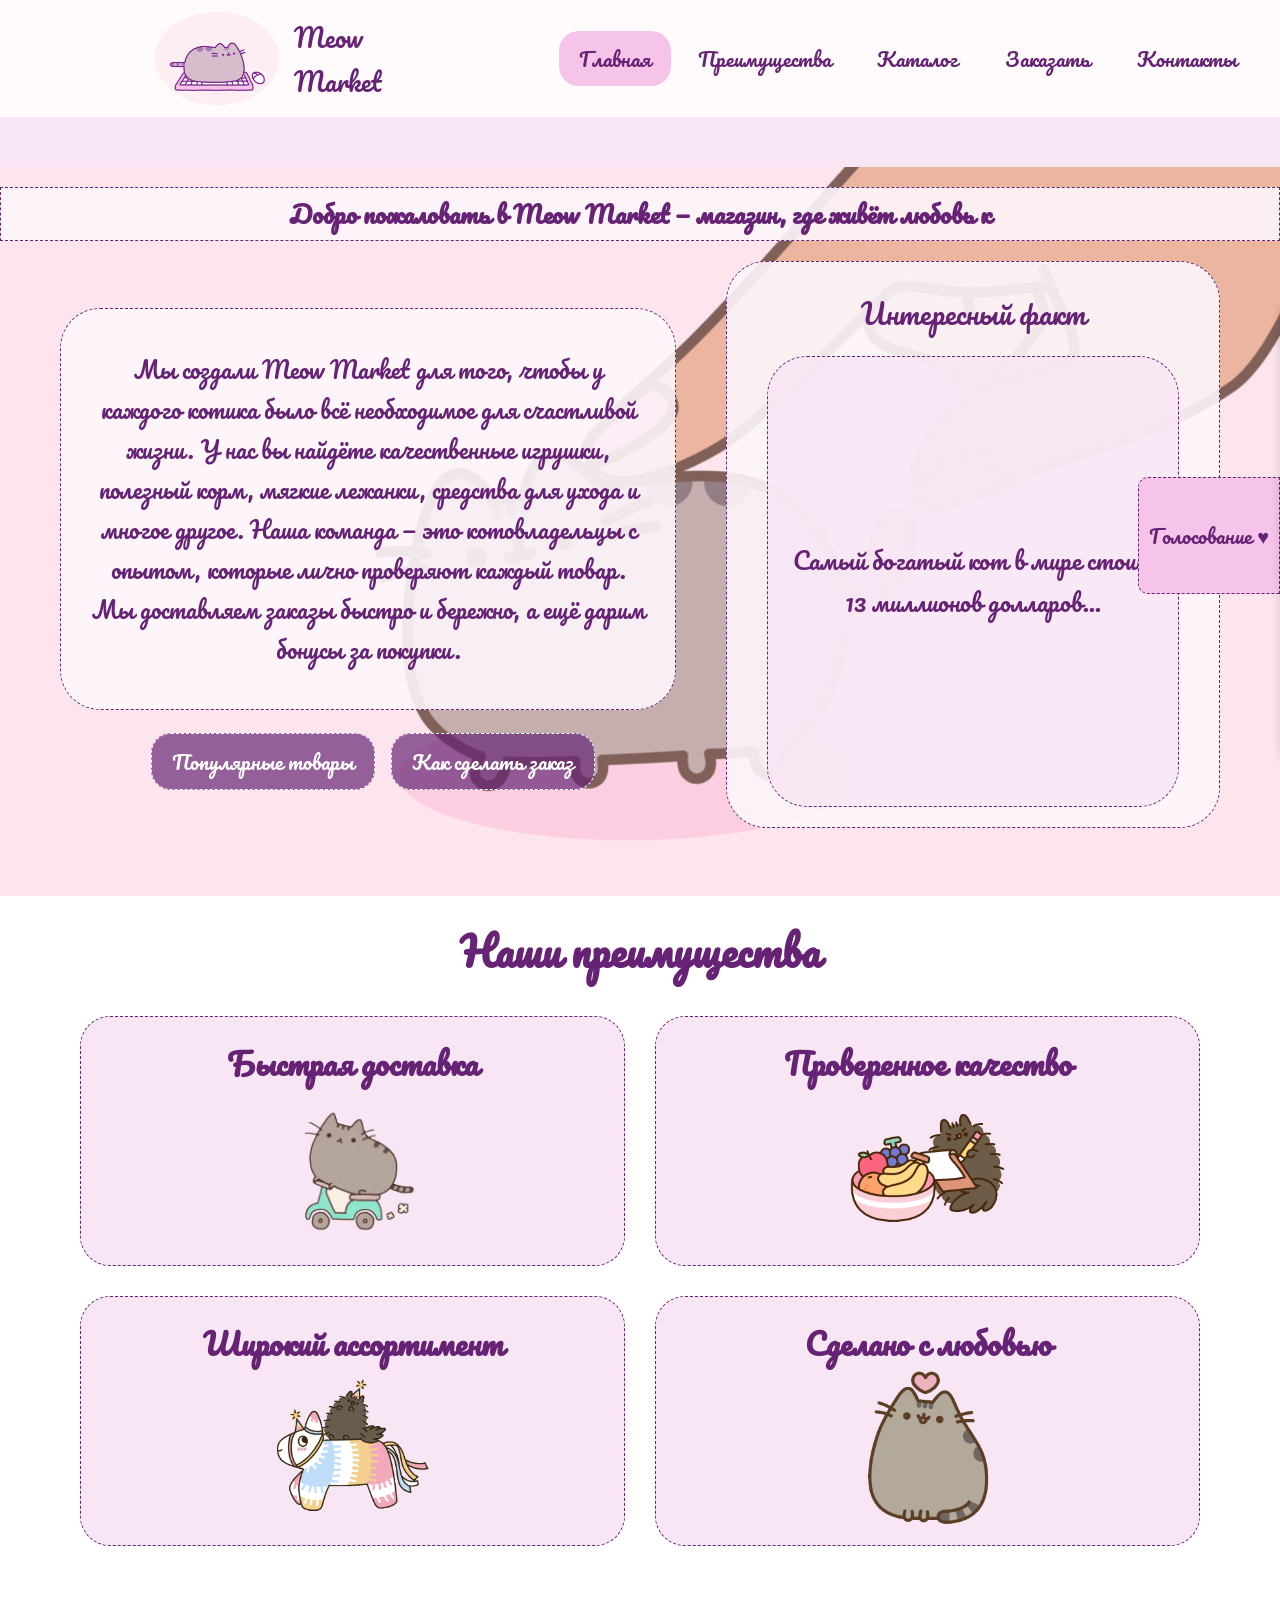
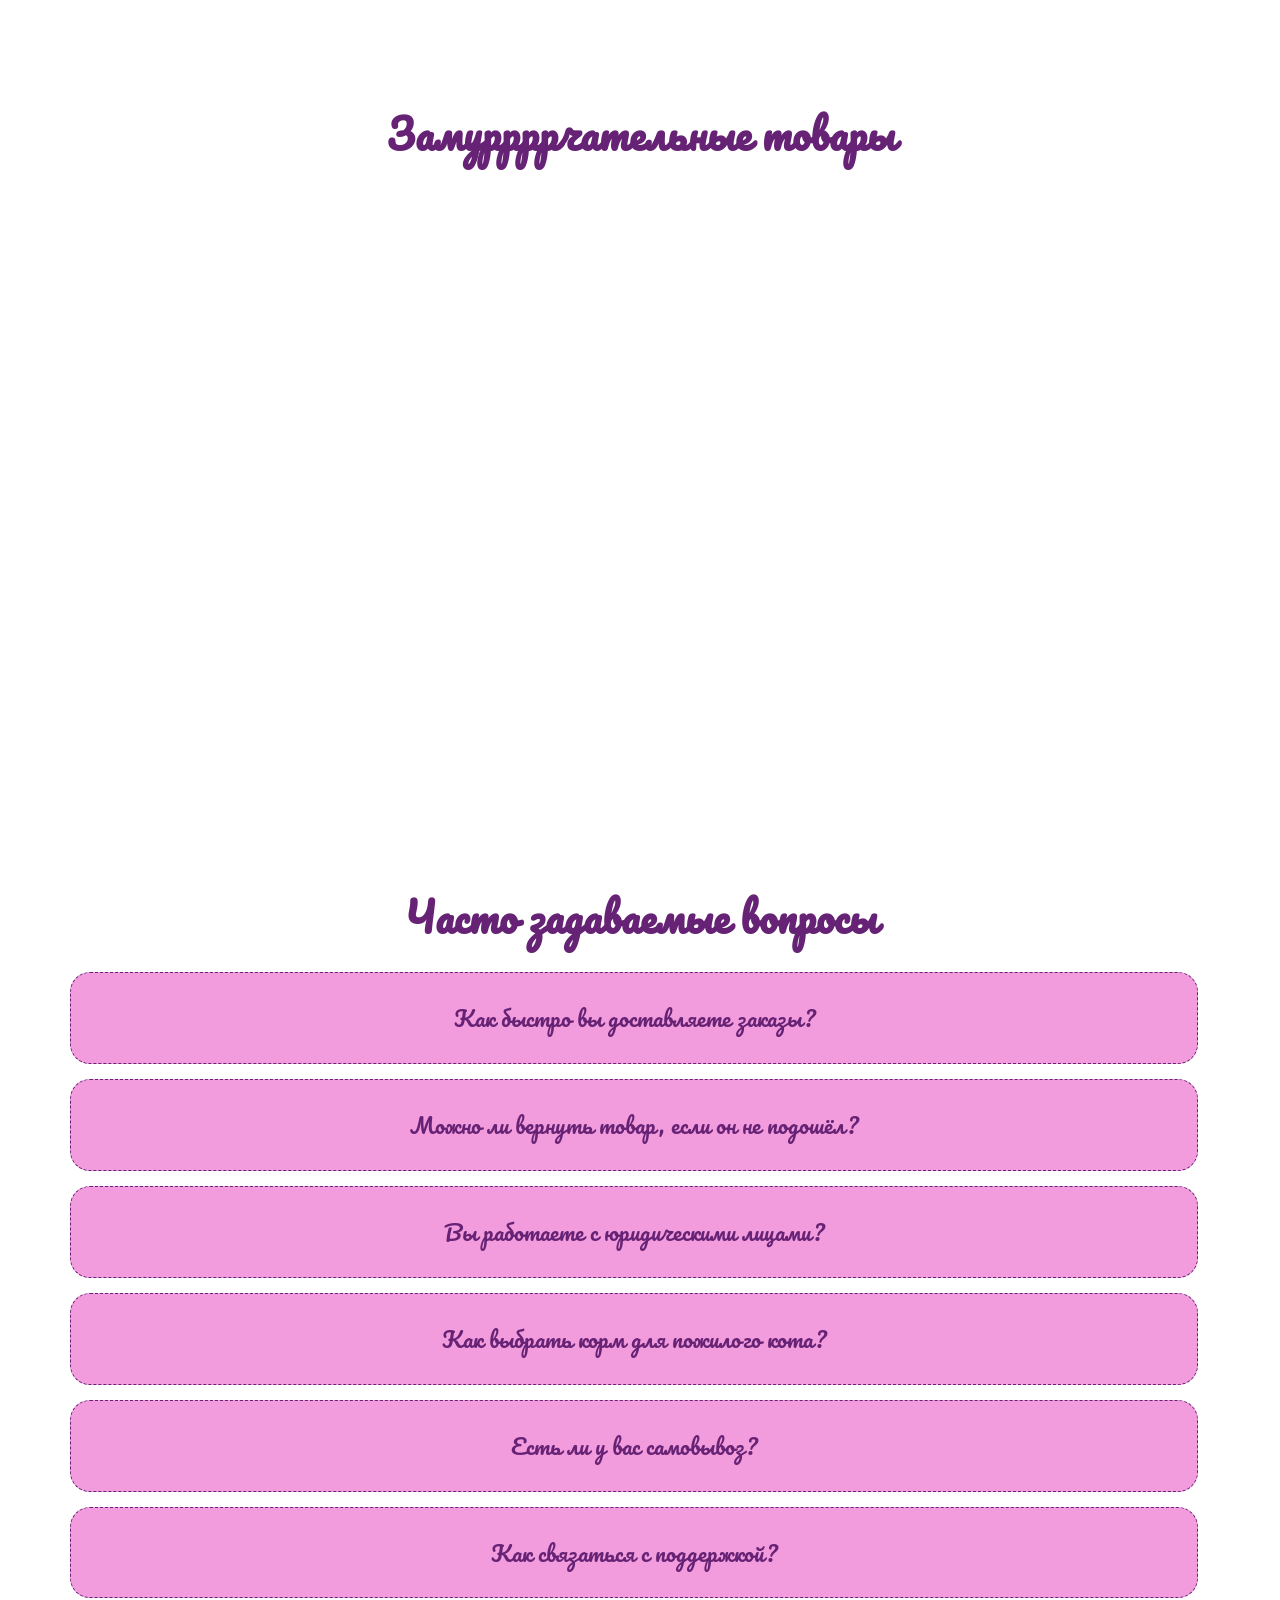
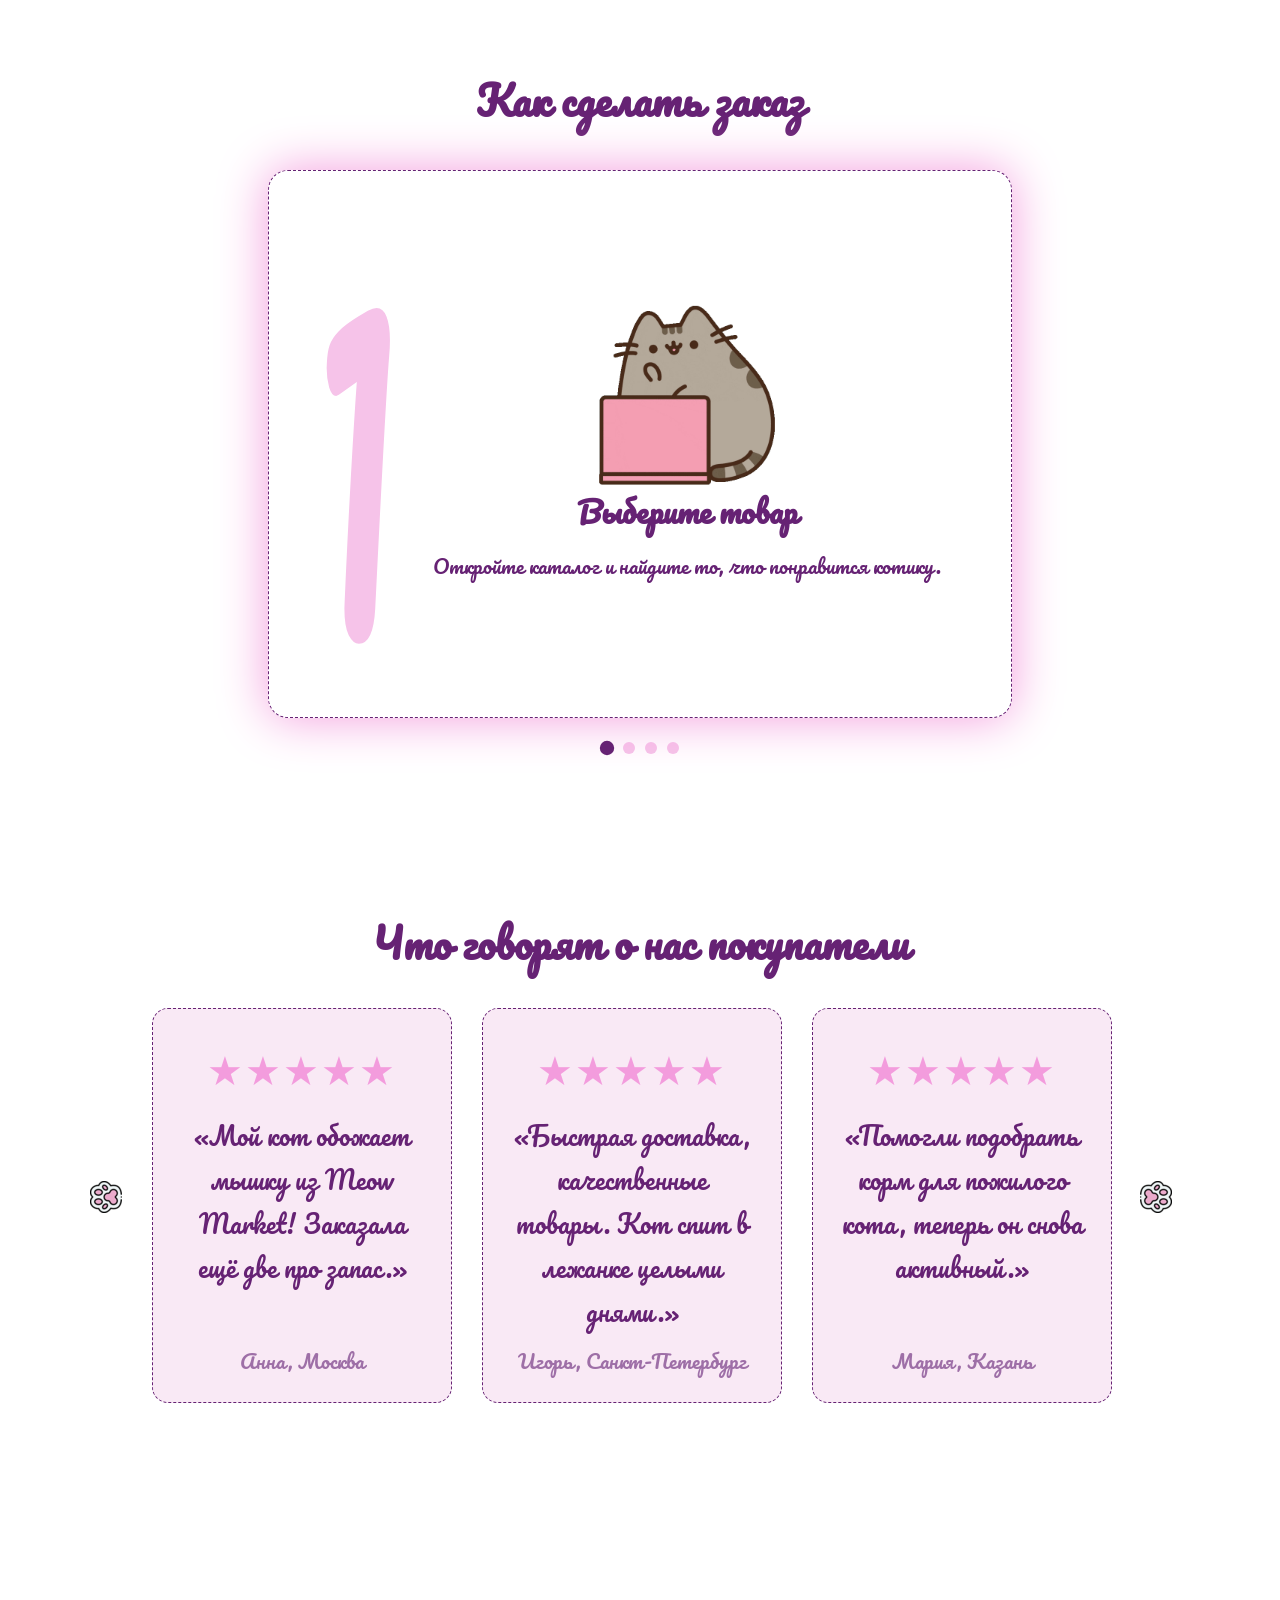
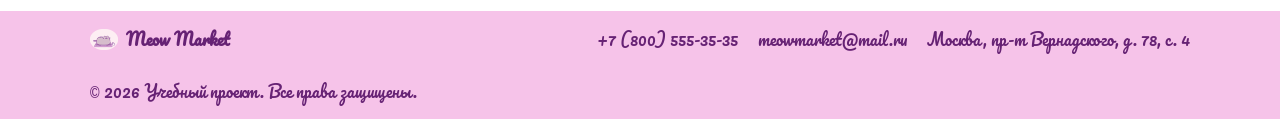
<file: index.html>
<!DOCTYPE html>
<html lang="ru">

<head>
	<meta charset="UTF-8">
	<meta name="viewport" content="width=device-width, initial-scale=1.0">
	<meta name="description"
		content="Добро пожаловать в Meow Market! Уютный магазин товаров для котиков. Игрушки, корм, лежанки и аксессуары. Всё для счастья вашего пушистика!">
	<meta property="og:type" content="website">
	<meta property="og:title" content="Meow Market - Товары для котиков">
	<meta property="og:description" content="Уютный магазин игрушек, корма и лежанок для ваших пушистиков.">
	<meta property="og:image" content="https://NazarovaVA.github.io/Meow-Market-kr1-html-css-shop/images/icon.svg">
	<link rel="preconnect" href="https://fonts.googleapis.com">
	<link rel="preconnect" href="https://fonts.gstatic.com" crossorigin>
	<link href="https://fonts.googleapis.com/css2?family=Pacifico&display=swap" rel="stylesheet">
	<link rel="icon" href="images/icon.svg" type="image/svg+xml">
	<title>Meow Market - Главная</title>
	<link rel="stylesheet" href="css/style.css">
	<script type="module" src="js/main.js"></script>
</head>

<body>
	<header class="site-header">
		<div class="site-header__logo">
			<a class="site-header__logo-img" href="index.html">
				<img src="images/logo.gif" alt="Логотип магазина" />
			</a>
			<a class="site-header__logo-text" href="index.html">Meow Market</a>
		</div>
		<div class="site-header__nav-wrapper">
			<nav class="site-nav">
				<ul class="site-nav__list">
					<li class="site-nav__item site-nav__item--active">
						<a class="site-nav__link" href="index.html">Главная</a>
					</li>
					<li class="site-nav__item">
						<a class="site-nav__link" href="index.html#advantages">Преимущества</a>
					</li>
					<li class="site-nav__item">
						<a class="site-nav__link" href="catalog.html">Каталог</a>
					</li>
					<li class="site-nav__item">
						<a class="site-nav__link" href="order.html">Заказать</a>
					</li>
					<li class="site-nav__item">
						<a class="site-nav__link" href="contacts.html">Контакты</a>
					</li>
				</ul>
			</nav>
		</div>
	</header>
	<main>
		<div class="marquee">
			<div class="marquee__track">
				<span class="marquee__item">🐾 Скидка 15% на лежанки</span>
				<span class="marquee__item">🚚 Бесплатная доставка от 2000 ₽</span>
				<span class="marquee__item">🎁 Игрушка в подарок</span>
				<span class="marquee__item">🔥 Распродажа домиков</span>
				<span class="marquee__item">💳 Оплата при получении</span>
				<span class="marquee__item">📦 Отправка в день заказа</span>
				<span class="marquee__item">🐟 Корм с лососем в наличии</span>
				<span class="marquee__item" aria-hidden="true">🐾 Скидка 15% на лежанки</span>
				<span class="marquee__item" aria-hidden="true">🚚 Бесплатная доставка от 2000 ₽</span>
				<span class="marquee__item" aria-hidden="true">🎁 Игрушка в подарок</span>
				<span class="marquee__item" aria-hidden="true">🔥 Распродажа домиков</span>
				<span class="marquee__item" aria-hidden="true">💳 Оплата при получении</span>
				<span class="marquee__item" aria-hidden="true">📦 Отправка в день заказа</span>
				<span class="marquee__item" aria-hidden="true">🐟 Корм с лососем в наличии</span>
			</div>
		</div>
		<section class="hero">
			<div class="hero__inner">
				<h1 class="hero__title"></h1>
				<div class="hero__content">
					<div class="hero__left">
						<div class="hero__text">
							Мы создали Meow Market для того, чтобы у каждого котика было всё необходимое для счастливой
							жизни. У нас вы найдёте
							качественные игрушки, полезный корм, мягкие лежанки, средства для ухода и многое другое.
							Наша команда — это
							котовладельцы с опытом, которые лично проверяют каждый товар. Мы доставляем заказы быстро и
							бережно, а ещё дарим бонусы
							за покупки.
						</div>
						<div class="hero__actions">
							<a class="button" href="#popular">Популярные товары</a>
							<a class="button" href="#how-to-order">Как сделать заказ</a>
						</div>
					</div>
					<div class="fact-card">
						<div class="fact-card__title">Интересный факт</div>
						<div class="fact-card__text"></div>
					</div>
				</div>
			</div>
		</section>
		<section class="advantages" id="advantages">
			<h2 class="section-title">Наши преимущества</h2>
			<div class="advantages__grid">
				<article class="advantage-card advantage-card--from-left">
					<div class="advantage-card__inner">
						<div class="advantage-card__front">
							<h3 class="advantage-card__title">Быстрая доставка</h3>
							<div class="advantage-card__icon advantage-card__icon--delivery"></div>
						</div>
						<div class="advantage-card__back">
							<p class="advantage-card__text">
								Мы знаем, что ждать игрушку или корм для кота — настоящее испытание. Поэтому доставляем
								заказы по городу за 1 день, а по
								области — за 2–3. При заказе от 2000 ₽ доставка бесплатная. Бережно упаковываем каждый
								товар, чтобы он приехал в
								целости.
							</p>
						</div>
					</div>
				</article>
				<article class="advantage-card advantage-card--from-right">
					<div class="advantage-card__inner">
						<div class="advantage-card__front">
							<h3 class="advantage-card__title">Проверенное качество</h3>
							<div class="advantage-card__icon advantage-card__icon--tested"></div>
						</div>
						<div class="advantage-card__back">
							<p class="advantage-card__text">
								Мы не продаём то, что не купили бы своим котам. Каждый товар проходит проверку на
								безопасность и качество. Работаем
								только с проверенными брендами и сертифицированными производителями. Если что-то не
								подойдёт — вернём деньги в течение
								14 дней.
							</p>
						</div>
					</div>
				</article>
				<article class="advantage-card advantage-card--from-left">
					<div class="advantage-card__inner">
						<div class="advantage-card__front">
							<h3 class="advantage-card__title">Широкий ассортимент</h3>
							<div class="advantage-card__icon advantage-card__icon--products"></div>
						</div>
						<div class="advantage-card__back">
							<p class="advantage-card__text">
								Игрушки, корм, лежанки, домики, средства для ухода и аксессуары — у нас есть всё, что
								нужно вашему питомцу. Товары для
								котят, взрослых и пожилых котов. Больше не нужно ездить по зоомагазинам — всё можно
								заказать в одном месте.
							</p>
						</div>
					</div>
				</article>
				<article class="advantage-card advantage-card--from-right">
					<div class="advantage-card__inner">
						<div class="advantage-card__front">
							<h3 class="advantage-card__title">Сделано с любовью</h3>
							<div class="advantage-card__icon advantage-card__icon--love"></div>
						</div>
						<div class="advantage-card__back">
							<p class="advantage-card__text">
								Meow Market создан людьми, которые сами живут с котами и тестируют товары на своих
								питомцах. Мы понимаем, что
								действительно нужно вашему пушистику. А ещё мы поддерживаем приюты для животных и
								помогаем другим котикам найти дом.
							</p>
						</div>
					</div>
				</article>
			</div>
		</section>
		<section class="popular" id="popular">
			<h2 class="section-title">Замуррррчательные товары</h2>
			<div class="products__grid"></div>
		</section>
		<section id="faq">
			<h2 class="section-title">Часто задаваемые вопросы</h2>
			<div class="faq__list">
				<div class="faq-item">
					<div class="faq-item__question">Как быстро вы доставляете заказы?</div>
					<div class="faq-item__answer">По городу — за 1 день, по области — за 2–3 дня. При заказе от 2000 ₽
						доставка
						бесплатная. Также есть экспресс-доставка в день заказа.</div>
				</div>
				<div class="faq-item">
					<div class="faq-item__question">Можно ли вернуть товар, если он не подошёл?</div>
					<div class="faq-item__answer">Да, в течение 14 дней с момента получения. Достаточно связаться с
						нашей
						поддержкой — вернём деньги без лишних вопросов.</div>
				</div>
				<div class="faq-item">
					<div class="faq-item__question">Вы работаете с юридическими лицами?</div>
					<div class="faq-item__answer">Да, мы оформляем заказы для питомников, ветеринарных клиник и приютов.
						Свяжитесь с нами для индивидуальных условий.</div>
				</div>
				<div class="faq-item">
					<div class="faq-item__question">Как выбрать корм для пожилого кота?</div>
					<div class="faq-item__answer">Наши консультанты помогут подобрать питание с учётом возраста и
						здоровья
						питомца. Просто напишите нам или оставьте заявку.</div>
				</div>
				<div class="faq-item">
					<div class="faq-item__question">Есть ли у вас самовывоз?</div>
					<div class="faq-item__answer">Да, вы можете забрать заказ со склада по адресу, указанному на
						странице
						«Контакты».</div>
				</div>
				<div class="faq-item">
					<div class="faq-item__question">Как связаться с поддержкой?</div>
					<div class="faq-item__answer">По телефону, email или через форму обратной связи. Мы отвечаем в
						течение 15
						минут и работаем 24/7.</div>
				</div>
			</div>
		</section>
		<section class="how-to-order" id="how-to-order">
			<h2 class="section-title">Как сделать заказ</h2>

			<div class="step-card" id="stepCard" role="button" tabindex="0" aria-label="Следующий шаг">
				<div class="step-card__stage">
					<div class="step-card__slide step-card__slide--active">
						<div class="step-card__num">1</div>
						<div class="step-card__content">
							<div class="step-card__image step-card__image--choose"></div>
							<h3 class="step-card__title">Выберите товар</h3>
							<p class="step-card__text">Откройте каталог и найдите то, что понравится котику.</p>
						</div>
					</div>
					<div class="step-card__slide">
						<div class="step-card__num">2</div>
						<div class="step-card__content">
							<div class="step-card__image step-card__image--form"></div>
							<h3 class="step-card__title">Оформите заявку</h3>
							<p class="step-card__text">Заполните форму на странице «Заказать».</p>
						</div>
					</div>
					<div class="step-card__slide">
						<div class="step-card__num">3</div>
						<div class="step-card__content">
							<div class="step-card__image step-card__image--phone"></div>
							<h3 class="step-card__title">Подтвердите заказ</h3>
							<p class="step-card__text">Менеджер свяжется с вами в течение 15 минут.</p>
						</div>
					</div>
					<div class="step-card__slide">
						<div class="step-card__num">4</div>
						<div class="step-card__content">
							<div class="step-card__image step-card__image--end"></div>
							<h3 class="step-card__title">Получите заказ</h3>
							<p class="step-card__text">Доставим курьером или подготовим к самовывозу.</p>
						</div>
					</div>
				</div>
			</div>

			<div class="step-card__dots">
				<button class="step-card__dot step-card__dot--active" data-index="0"></button>
				<button class="step-card__dot" data-index="1"></button>
				<button class="step-card__dot" data-index="2"></button>
				<button class="step-card__dot" data-index="3"></button>
			</div>
		</section>
		<section class="reviews">
			<h2 class="section-title">Что говорят о нас покупатели</h2>

			<div class="reviews__wrapper">
				<button class="reviews__arrow reviews__arrow--prev" id="revPrev" aria-label="Назад"></button>

				<div class="reviews__track" id="revTrack">
					<article class="review-card">
						<div class="review-card__stars">★★★★★</div>
						<p class="review-card__text">«Мой кот обожает мышку из Meow Market! Заказала ещё две про запас.»
						</p>
						<span class="review-card__author">Анна, Москва</span>
					</article>
					<article class="review-card">
						<div class="review-card__stars">★★★★★</div>
						<p class="review-card__text">«Быстрая доставка, качественные товары. Кот спит в лежанке целыми
							днями.»</p>
						<span class="review-card__author">Игорь, Санкт-Петербург</span>
					</article>
					<article class="review-card">
						<div class="review-card__stars">★★★★★</div>
						<p class="review-card__text">«Помогли подобрать корм для пожилого кота, теперь он снова
							активный.»</p>
						<span class="review-card__author">Мария, Казань</span>
					</article>
					<article class="review-card">
						<div class="review-card__stars">★★★★★</div>
						<p class="review-card__text">«Заказываю не первый раз. Всё приходит вовремя и в отличном
							состоянии.»</p>
						<span class="review-card__author">Дмитрий, Новосибирск</span>
					</article>
					<article class="review-card">
						<div class="review-card__stars">★★★★★</div>
						<p class="review-card__text">«Отличный магазин! Цены честные, ассортимент большой. Котик
							доволен.»</p>
						<span class="review-card__author">Ольга, Екатеринбург</span>
					</article>
				</div>
				<button class="reviews__arrow reviews__arrow--next" id="revNext" aria-label="Вперёд"></button>
			</div>
		</section>
	</main>
	<footer class="site-footer">
		<div class="site-footer__inner">
			<a href="index.html" class="site-footer__logo">
				<img src="images/logo.gif" alt="Meow Market" class="site-footer__logo-img">
				Meow Market
			</a>
			<ul class="site-footer__contacts">
				<li>+7 (800) 555-35-35</li>
				<li>meowmarket@mail.ru</li>
				<li>Москва, пр-т Вернадского, д. 78, с. 4</li>
			</ul>
			<p class="site-footer__copy"><span>©</span> 2026 Учебный проект. Все права защищены.</p>
		</div>
	</footer>
	<button class="cat-vote-btn" id="openCatBtn" type="button">Голосование ♥</button>
	<aside class="cat-panel" id="panel">
		<div class="cat-panel__inner">
			<div class="cat-panel__title">Заслуживает подарка?</div>
			<div class="cat-panel__content"></div>
		</div>
		<button class="cat-panel__button" id="closeCatBtn" type="button">Да, он прекрасен!</button>
	</aside>
	<button class="scroll-top" id="scrollTop" type="button" aria-label="Наверх">↑</button>
</body>

</html>
</file>
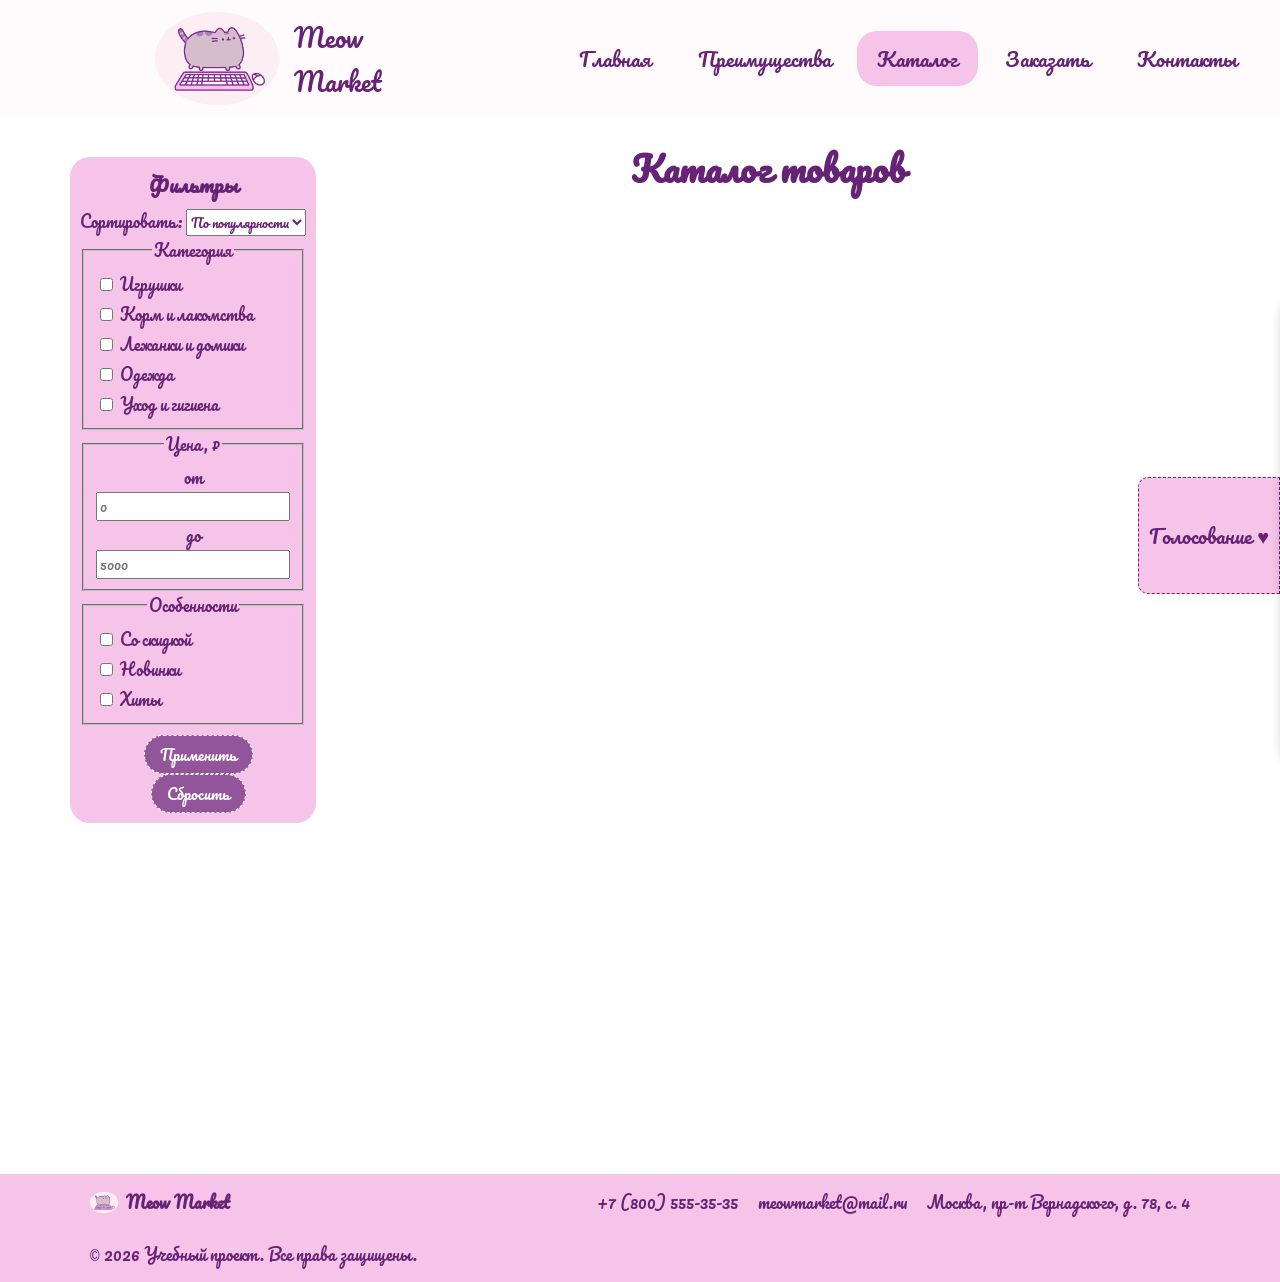
<file: catalog.html>
<!DOCTYPE html>
<html lang="ru">

<head>
	<meta charset="UTF-8">
	<meta name="viewport" content="width=device-width, initial-scale=1.0">
	<meta name="description"
		content="Каталог товаров для котиков в Meow Market. Игрушки, корм, лежанки, средства для ухода и аксессуары. Найдите всё необходимое для вашего любимца!">
	<meta property="og:type" content="website">
	<meta property="og:title" content="Каталог товаров - Meow Market">
	<meta property="og:description" content="Игрушки, корм, лежанки и аксессуары для котиков. Выбирайте лучшее для любимого питомца!">
	<meta property="og:image" content="https://NazarovaVA.github.io/Meow-Market-kr1-html-css-shop/images/icon.svg">
	<link rel="preconnect" href="https://fonts.googleapis.com">
	<link rel="preconnect" href="https://fonts.gstatic.com" crossorigin>
	<link href="https://fonts.googleapis.com/css2?family=Pacifico&display=swap" rel="stylesheet">
	<link rel="icon" href="images/icon.svg" type="image/svg+xml">
	<title>Meow Market - Каталог</title>
	<link rel="stylesheet" href="css/style.css">
	<script type="module" src="js/main.js"></script>
</head>

<body>
	<header class="site-header">
		<div class="site-header__logo">
			<a class="site-header__logo-img" href="index.html">
				<img src="images/logo.gif" alt="Логотип магазина" />
			</a>
			<a class="site-header__logo-text" href="index.html">Meow Market</a>
		</div>
		<div class="site-header__nav-wrapper">
			<nav class="site-nav">
				<ul class="site-nav__list">
					<li class="site-nav__item ">
						<a class="site-nav__link" href="index.html">Главная</a>
					</li>
					<li class="site-nav__item">
						<a class="site-nav__link" href="index.html#advantages">Преимущества</a>
					</li>
					<li class="site-nav__item site-nav__item--active">
						<a class="site-nav__link" href="catalog.html">Каталог</a>
					</li>
					<li class="site-nav__item">
						<a class="site-nav__link" href="order.html">Заказать</a>
					</li>
					<li class="site-nav__item">
						<a class="site-nav__link" href="contacts.html">Контакты</a>
					</li>
				</ul>
			</nav>
		</div>
	</header>
	<main>
		<section class="catalog">
			<div class="filters-container">
				<aside class="filters">
					<h2 class="filters__title">Фильтры</h2>
					<form class="filters__form" action="#" method="get">
						
						<!-- Сортировка -->
						<div class="filters__sort">
							<label class="filters__sort-label" for="sort">Сортировать:</label>
							<select class="filters__sort-select" id="sort" name="sort">
								<option value="popular">По популярности</option>
								<option value="price-asc">Сначала дешёвые</option>
								<option value="price-desc">Сначала дорогие</option>
								<option value="new">Сначала новинки</option>
							</select>
						</div>

						<!-- Категории -->
						<fieldset class="filters__group">
							<legend class="filters__legend">Категория</legend>
				
							<label class="filters__label">
								<input class="filters__checkbox" type="checkbox" name="category" value="toys">
								<span class="filters__text">Игрушки</span>
							</label>
				
							<label class="filters__label">
								<input class="filters__checkbox" type="checkbox" name="category" value="food">
								<span class="filters__text">Корм и лакомства</span>
							</label>
				
							<label class="filters__label">
								<input class="filters__checkbox" type="checkbox" name="category" value="beds">
								<span class="filters__text">Лежанки и домики</span>
							</label>
				
							<label class="filters__label">
								<input class="filters__checkbox" type="checkbox" name="category" value="clothes">
								<span class="filters__text">Одежда</span>
							</label>
				
							<label class="filters__label">
								<input class="filters__checkbox" type="checkbox" name="category" value="care">
								<span class="filters__text">Уход и гигиена</span>
							</label>
						</fieldset>
				
						<!-- Цена -->
						<fieldset class="filters__group">
							<legend class="filters__legend">Цена, ₽</legend>
				
							<div class="filters__price-row">
								<label class="filters__price-label">
									<span class="filters__price-text">от</span>
									<input class="filters__price-input" type="number" name="price-min" min="0" placeholder="0">
								</label>
				
								<label class="filters__price-label">
									<span class="filters__price-text">до</span>
									<input class="filters__price-input" type="number" name="price-max" min="0" placeholder="5000">
								</label>
							</div>
						</fieldset>
				
						<!-- Наличие скидки -->
						<fieldset class="filters__group">
							<legend class="filters__legend">Особенности</legend>
				
							<label class="filters__label">
								<input class="filters__checkbox" type="checkbox" name="feature" value="discount">
								<span class="filters__text">Со скидкой</span>
							</label>
				
							<label class="filters__label">
								<input class="filters__checkbox" type="checkbox" name="feature" value="new">
								<span class="filters__text">Новинки</span>
							</label>

							<label class="filters__label">
								<input class="filters__checkbox" type="checkbox" name="feature" value="hit">
								<span class="filters__text">Хиты</span>
							</label>
						</fieldset>
				
						<!-- Кнопки -->
						<div class="filters__actions">
							<button class="button filters__button filters__button--apply" type="submit">Применить</button>
							<button class="button filters__button filters__button--reset" type="reset">Сбросить</button>
						</div>
				
					</form>
				</aside>
			</div>
			<div class="products-container">
				<h1 class="catalog__title">Каталог товаров</h1>
				<div class="products">

				</div>
			</div>
		</section>
	</main>
	<footer class="site-footer">
		<div class="site-footer__inner">
			<a href="index.html" class="site-footer__logo">
				<img src="images/logo.gif" alt="Meow Market" class="site-footer__logo-img">
				Meow Market
			</a>
			<ul class="site-footer__contacts">
				<li>+7 (800) 555-35-35</li>
				<li>meowmarket@mail.ru</li>
				<li>Москва, пр-т Вернадского, д. 78, с. 4</li>
			</ul>
			<p class="site-footer__copy"><span>©</span> 2026 Учебный проект. Все права защищены.</p>
		</div>
	</footer>
	<button class="cat-vote-btn" id="openCatBtn" type="button">Голосование ♥</button>
	<aside class="cat-panel" id="panel">
		<div class="cat-panel__inner">
			<div class="cat-panel__title">Заслуживает подарка?</div>
			<div class="cat-panel__content"></div>
		</div>
		<button class="cat-panel__button" id="closeCatBtn" type="button">Да, он прекрасен!</button>
	</aside>
</body>

</html>
</file>
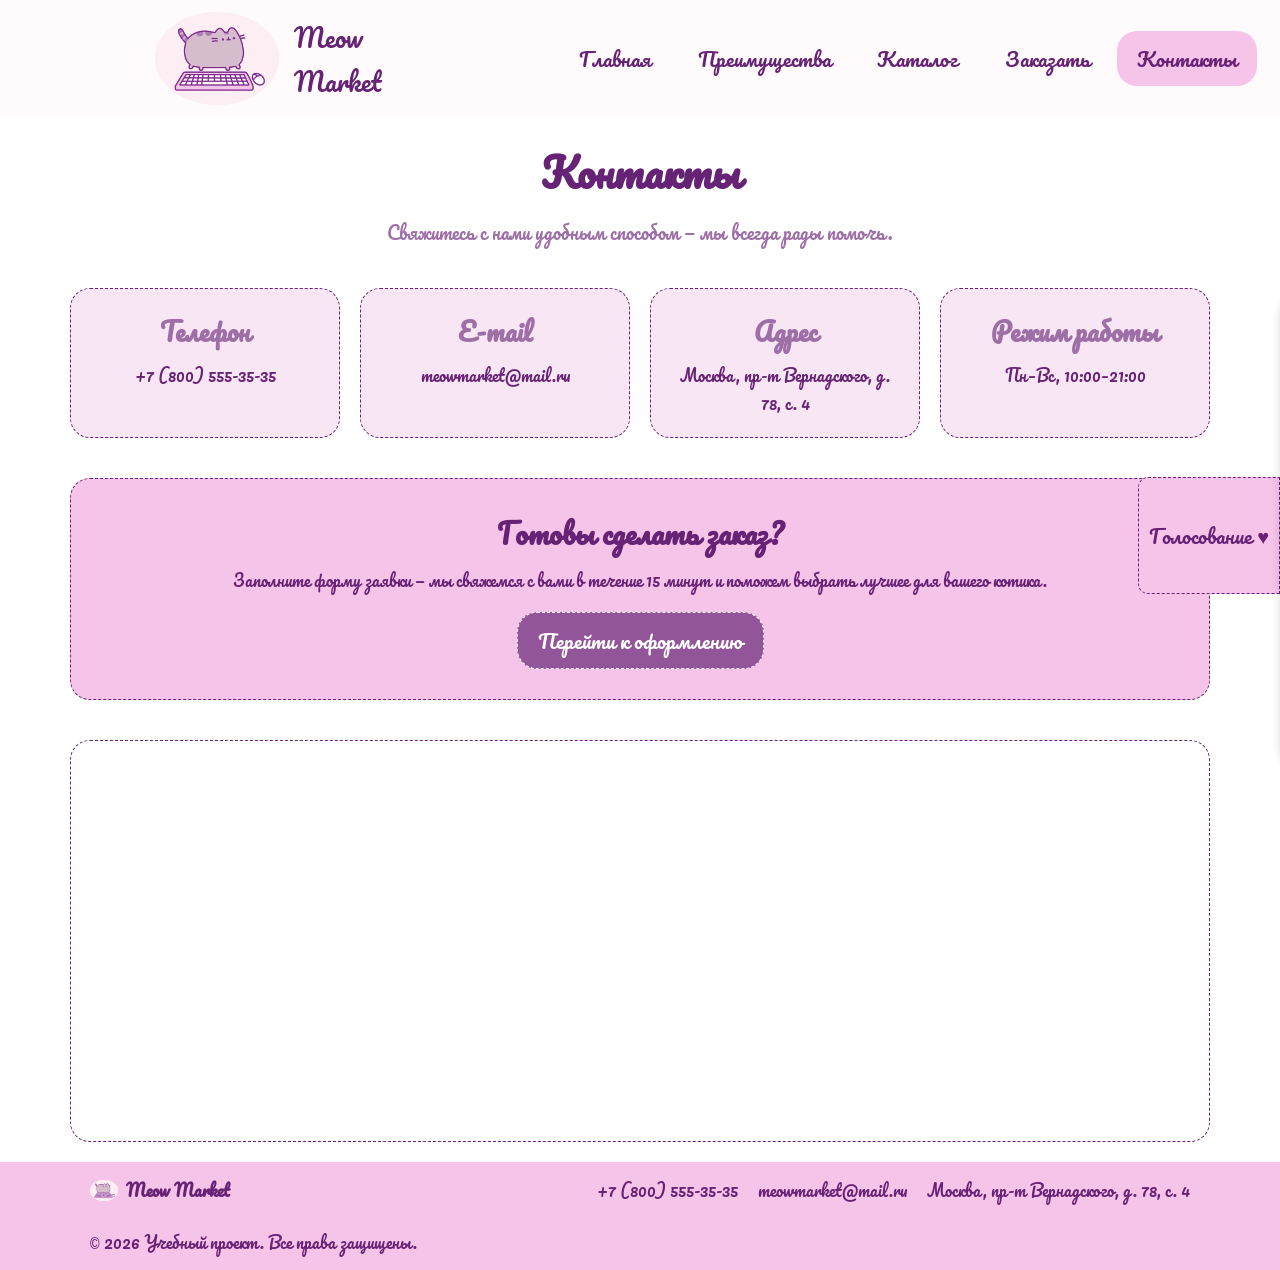
<file: contacts.html>
<!DOCTYPE html>
<html lang="ru">

<head>
	<meta charset="UTF-8">
	<meta name="viewport" content="width=device-width, initial-scale=1.0">
	<meta name="description"
		content="Контакты Meow Market. Свяжитесь с нами по телефону, email, или оставьте заявку. Ответим на вопросы о заказах и товарах для ваших котиков!">
	<meta property="og:type" content="website">
	<meta property="og:title" content="Контакты - Meow Market">
	<meta property="og:description" content="Свяжитесь с нами по телефону или email. Ответим на все вопросы!">
	<meta property="og:image" content="https://NazarovaVA.github.io/Meow-Market-kr1-html-css-shop/images/icon.svg">
	<link rel="preconnect" href="https://fonts.googleapis.com">
	<link rel="preconnect" href="https://fonts.gstatic.com" crossorigin>
	<link href="https://fonts.googleapis.com/css2?family=Pacifico&display=swap" rel="stylesheet">
	<link rel="icon" href="images/icon.svg" type="image/svg+xml">
	<title>Meow Market - Контакты</title>
	<link rel="stylesheet" href="css/style.css">
	<script type="module" src="js/main.js"></script>
</head>
	
<body>
	<header class="site-header">
		<div class="site-header__logo">
			<a class="site-header__logo-img" href="index.html">
				<img src="images/logo.gif" alt="Логотип магазина" />
			</a>
			<a class="site-header__logo-text" href="index.html">Meow Market</a>
		</div>
		<div class="site-header__nav-wrapper">
			<nav class="site-nav">
				<ul class="site-nav__list">
					<li class="site-nav__item">
						<a class="site-nav__link" href="index.html">Главная</a>
					</li>
					<li class="site-nav__item">
						<a class="site-nav__link" href="index.html#advantages">Преимущества</a>
					</li>
					<li class="site-nav__item">
						<a class="site-nav__link" href="catalog.html">Каталог</a>
					</li>
					<li class="site-nav__item">
						<a class="site-nav__link" href="order.html">Заказать</a>
					</li>
					<li class="site-nav__item site-nav__item--active">
						<a class="site-nav__link" href="contacts.html">Контакты</a>
					</li>
				</ul>
			</nav>
		</div>
	</header>
	
	<main>
		<section class="contacts">
			<h1 class="contacts__title">Контакты</h1>
			<p class="contacts__subtitle">Свяжитесь с нами удобным способом — мы всегда рады помочь.</p>

			<div class="contacts__info">
				<article class="contact-item">
					<h2 class="contact-item__title">Телефон</h2>
					<a class="contact-item__value" href="tel:+78005553535">+7 (800) 555-35-35</a>
				</article>

				<article class="contact-item">
					<h2 class="contact-item__title">E-mail</h2>
					<a class="contact-item__value" href="mailto:meowmarket@mail.ru">meowmarket@mail.ru</a>
				</article>

				<article class="contact-item">
					<h2 class="contact-item__title">Адрес</h2>
					<p class="contact-item__value">Москва, пр-т Вернадского, д. 78, с. 4</p>
				</article>

				<article class="contact-item">
					<h2 class="contact-item__title">Режим работы</h2>
					<p class="contact-item__value">Пн–Вс, 10:00–21:00</p>
				</article>
			</div>

			<div class="contacts__cta">
				<h2 class="contacts__cta-title">Готовы сделать заказ?</h2>
				<p class="contacts__cta-text">Заполните форму заявки — мы свяжемся с вами в течение 15 минут и поможем
					выбрать лучшее для вашего котика.</p>
				<a class="button contacts__cta-button" href="order.html">Перейти к оформлению</a>
			</div>

			<div class="contacts__map">
				<iframe
					src="https://yandex.ru/map-widget/v1/?um=constructor%3A6482de1e46c76ea7378ada39f650405fb3fb237c44ccfc1e79b350c086853a5f&amp;source=constructor"
					width="100%" height="400px" frameborder="0">
				</iframe>
			</div>
		</section>
	</main>
	
	<footer class="site-footer">
		<div class="site-footer__inner">
			<a href="index.html" class="site-footer__logo">
				<img src="images/logo.gif" alt="Meow Market" class="site-footer__logo-img">
				Meow Market
			</a>
			<ul class="site-footer__contacts">
				<li>+7 (800) 555-35-35</li>
				<li>meowmarket@mail.ru</li>
				<li>Москва, пр-т Вернадского, д. 78, с. 4</li>
			</ul>
			<p class="site-footer__copy"><span>©</span> 2026 Учебный проект. Все права защищены.</p>
		</div>
	</footer>
	
	<button class="cat-vote-btn" id="openCatBtn" type="button">Голосование ♥</button>
	<aside class="cat-panel" id="panel">
		<div class="cat-panel__inner">
			<div class="cat-panel__title">Заслуживает подарка?</div>
			<div class="cat-panel__content"></div>
		</div>
		<button class="cat-panel__button" id="closeCatBtn" type="button">Да, он прекрасен!</button>
	</aside>
</body>
</html>
</file>
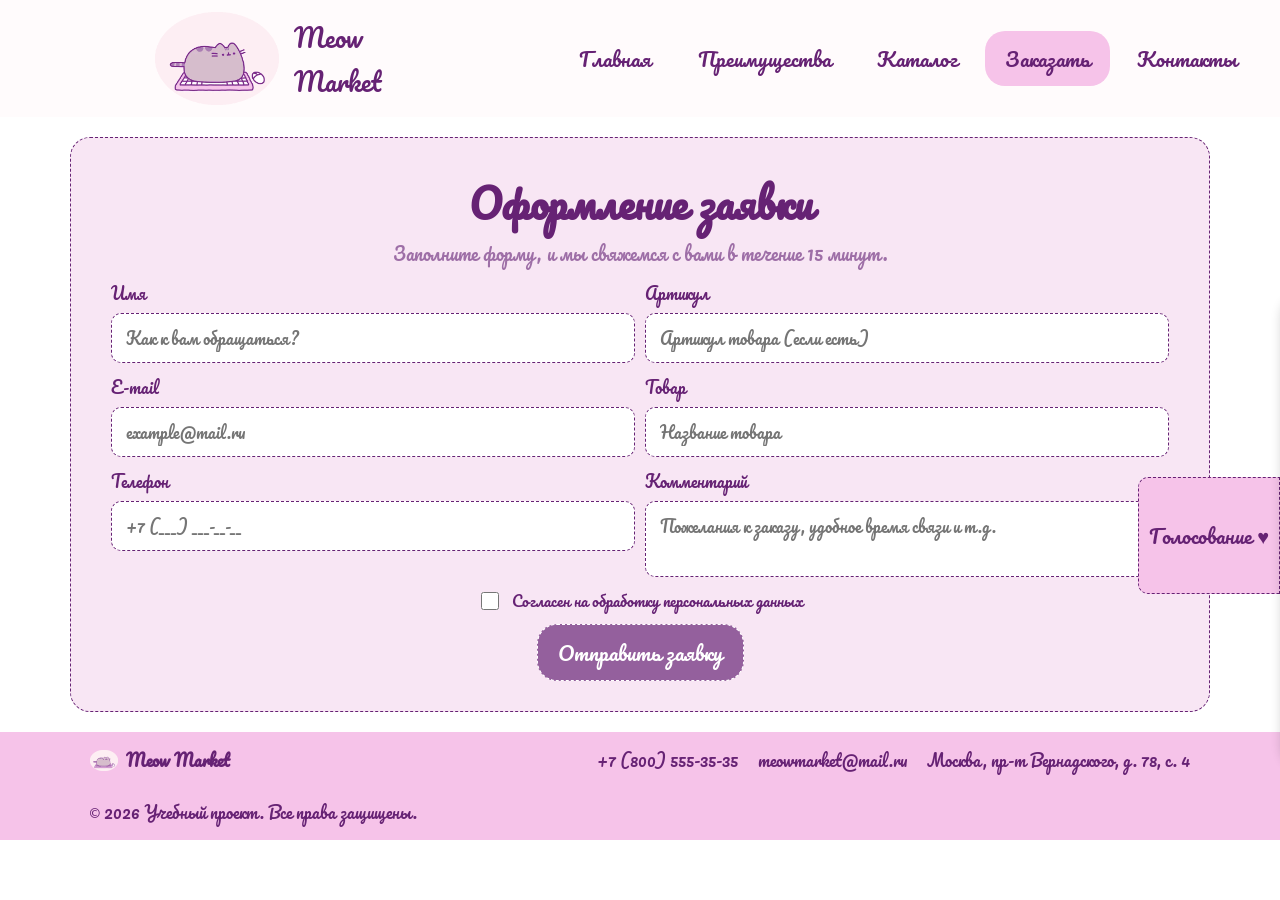
<file: order.html>
<!DOCTYPE html>
<html lang="ru">

<head>
	<meta charset="UTF-8">
	<meta name="viewport" content="width=device-width, initial-scale=1.0">
	<meta name="description"
		content="Оформление заявки в Meow Market. Заполните форму, чтобы заказать товары для вашего котика. Укажите контакты, и мы свяжемся с вами для подтверждения!">
	<meta property="og:type" content="website">
	<meta property="og:title" content="Оформление заявки - Meow Market">
	<meta property="og:description" content="Заполните форму, и мы свяжемся с вами для подтверждения заказа.">
	<meta property="og:image" content="https://NazarovaVA.github.io/Meow-Market-kr1-html-css-shop/images/icon.svg">
	<link rel="preconnect" href="https://fonts.googleapis.com">
	<link rel="preconnect" href="https://fonts.gstatic.com" crossorigin>
	<link href="https://fonts.googleapis.com/css2?family=Pacifico&display=swap" rel="stylesheet">
	<link rel="icon" href="images/icon.svg" type="image/svg+xml">
	<title>Meow Market - Оставьте заявку для заказа</title>
	<link rel="stylesheet" href="css/style.css">
	<script type="module" src="js/main.js"></script>
</head>

<body>
	<header class="site-header">
		<div class="site-header__logo">
			<a class="site-header__logo-img" href="index.html">
				<img src="images/logo.gif" alt="Логотип магазина" />
			</a>
			<a class="site-header__logo-text" href="index.html">Meow Market</a>
		</div>
		<div class="site-header__nav-wrapper">
			<nav class="site-nav">
				<ul class="site-nav__list">
					<li class="site-nav__item">
						<a class="site-nav__link" href="index.html">Главная</a>
					</li>
					<li class="site-nav__item">
						<a class="site-nav__link" href="index.html#advantages">Преимущества</a>
					</li>
					<li class="site-nav__item">
						<a class="site-nav__link" href="catalog.html">Каталог</a>
					</li>
					<li class="site-nav__item site-nav__item--active">
						<a class="site-nav__link" href="order.html">Заказать</a>
					</li>
					<li class="site-nav__item">
						<a class="site-nav__link" href="contacts.html">Контакты</a>
					</li>
				</ul>
			</nav>
		</div>
	</header>
	<main>
		<section class="order">
			<form class="order-form" id="orderForm" action="#" method="post">
				<div class="order-form__field--full">
					<h1 class="order__title">Оформление заявки</h1>
					<p class="order__subtitle">Заполните форму, и мы свяжемся с вами в течение 15 минут.</p>
				</div>
				<div class="order-form__field">
					<label class="order-form__label" for="orderName">Имя</label>
					<input class="order-form__input" type="text" id="orderName" name="name"
						placeholder="Как к вам обращаться?" required>
				</div>
				<div class="order-form__field">
					<label class="order-form__label" for="orderArticle">Артикул</label>
					<input class="order-form__input" type="text" id="orderArticle" name="article"
						placeholder="Артикул товара (если есть)">
				</div>
				<div class="order-form__field">
					<label class="order-form__label" for="orderEmail">E-mail</label>
					<input class="order-form__input" type="email" id="orderEmail" name="email" placeholder="example@mail.ru"
						required>
				</div>
				<div class="order-form__field">
					<label class="order-form__label" for="orderProduct">Товар</label>
					<input class="order-form__input" type="text" id="orderProduct" name="product" placeholder="Название товара">
				</div>
				<div class="order-form__field">
					<label class="order-form__label" for="orderPhone">Телефон</label>
					<input class="order-form__input" type="tel" id="orderPhone" name="phone"
						placeholder="+7 (___) ___-__-__" required>
				</div>
				<div class="order-form__field">
					<label class="order-form__label" for="orderComment">Комментарий</label>
					<textarea class="order-form__textarea" id="orderComment" name="comment" rows="1"
						placeholder="Пожелания к заказу, удобное время связи и т.д."></textarea>
				</div>
	
				<div class="order-form__checkbox-label">
					<input class="order-form__checkbox" type="checkbox" id="orderAgree" name="agree" required>
					<label class="order-form__checkbox-text" for="orderAgree">Согласен на обработку персональных данных</label>
				</div>

				<button class="button order-form__button" type="submit">Отправить заявку</button>
			</form>
		</section>
	</main>
	<footer class="site-footer">
		<div class="site-footer__inner">
			<a href="index.html" class="site-footer__logo">
				<img src="images/logo.gif" alt="Meow Market" class="site-footer__logo-img">
				Meow Market
			</a>
			<ul class="site-footer__contacts">
				<li>+7 (800) 555-35-35</li>
				<li>meowmarket@mail.ru</li>
				<li>Москва, пр-т Вернадского, д. 78, с. 4</li>
			</ul>
			<p class="site-footer__copy"><span>©</span> 2026 Учебный проект. Все права защищены.</p>
		</div>
	</footer>

	<!-- Модальное окно «Спасибо за заявку» -->
	<div class="modal" id="successModal">
		<div class="modal__overlay" data-modal-close></div>
		<div class="modal__content">
			<button class="modal__close" type="button" data-modal-close aria-label="Закрыть">×</button>
			<div class="modal__icon"></div>
			<h3 class="modal__title">Спасибо за заявку!</h3>
			<p class="modal__text">Мы получили ваше сообщение и свяжемся с вами в течение 15 минут.</p>
			<button class="button modal__button" type="button" data-modal-close>Отлично!</button>
		</div>
	</div>

	<button class="cat-vote-btn" id="openCatBtn" type="button">Голосование ♥</button>
	<aside class="cat-panel" id="panel">
		<div class="cat-panel__inner">
			<div class="cat-panel__title">Заслуживает подарка?</div>
			<div class="cat-panel__content"></div>
		</div>
		<button class="cat-panel__button" id="closeCatBtn" type="button">Да, он прекрасен!</button>
	</aside>
</body>

</html>
</file>
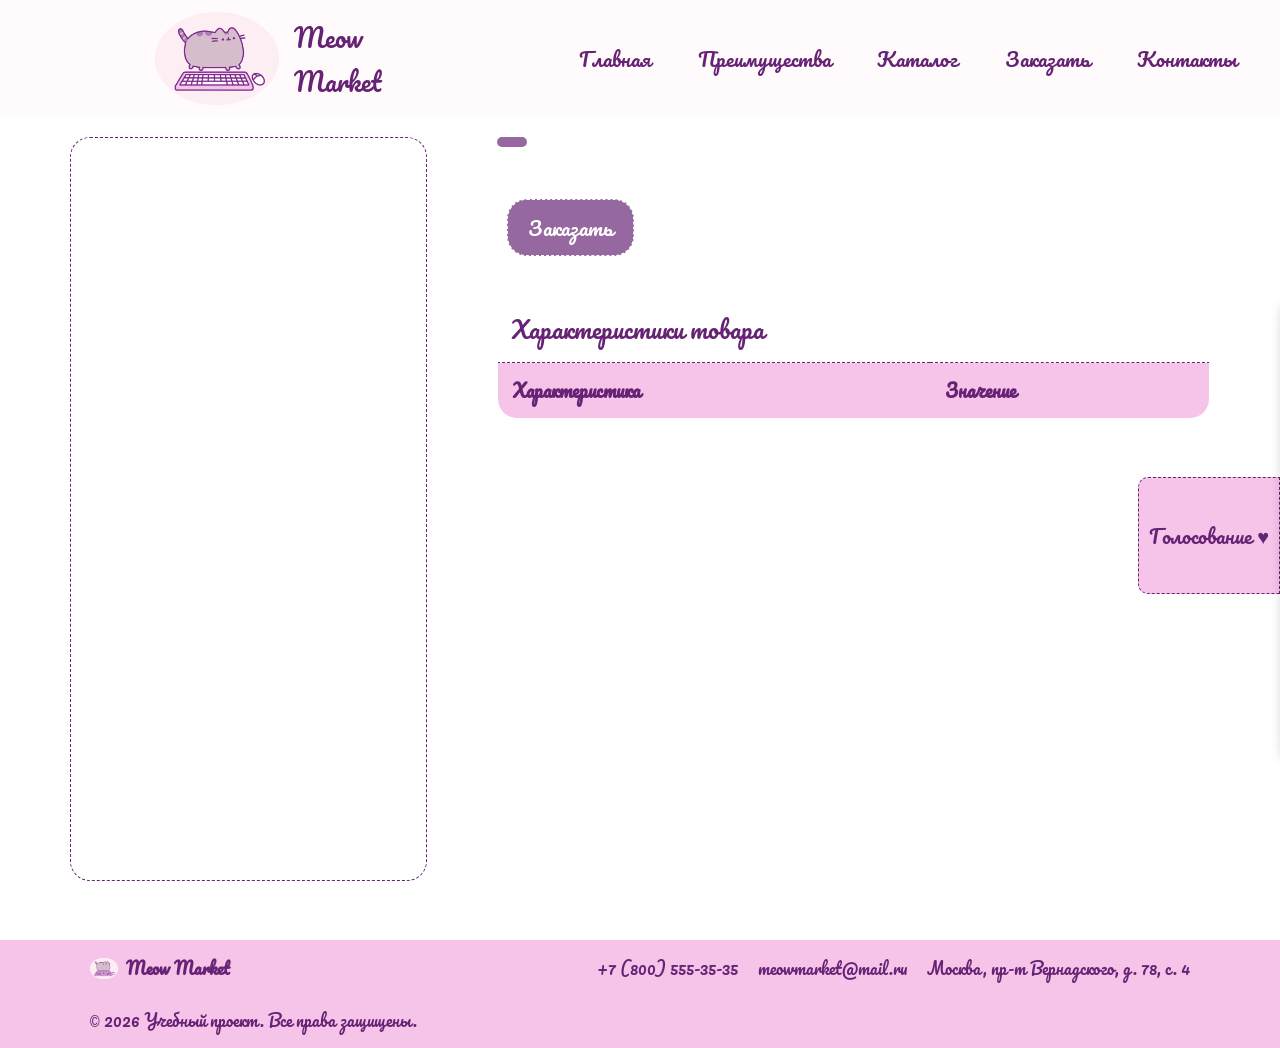
<file: product.html>
<!DOCTYPE html>
<html lang="ru">

<head>
	<meta charset="UTF-8">
	<meta name="viewport" content="width=device-width, initial-scale=1.0">
	<meta name="description"
		content="Страница товара в Meow Market. Подробное описание, характеристики, фото и цена. Добавьте понравившийся товар для кота в корзину и порадуйте питомца!">
	<meta property="og:type" content="website">
	<meta property="og:title" content="Информация о товаре - Meow Market">
	<meta property="og:description" content="Подробное описание, фото и цена. Порадуйте своего котика!">
	<meta property="og:image" content="https://NazarovaVA.github.io/Meow-Market-kr1-html-css-shop/images/icon.svg">
	<link rel="preconnect" href="https://fonts.googleapis.com">
	<link rel="preconnect" href="https://fonts.gstatic.com" crossorigin>
	<link href="https://fonts.googleapis.com/css2?family=Pacifico&display=swap" rel="stylesheet">
	<link rel="icon" href="images/icon.svg" type="image/svg+xml">
	<title>Meow Market - Информация о товаре</title>
	<link rel="stylesheet" href="css/style.css">
	<script type="module" src="js/main.js"></script>
</head>

<body>
	<header class="site-header">
		<div class="site-header__logo">
			<a class="site-header__logo-img" href="index.html">
				<img src="images/logo.gif" alt="Логотип магазина" />
			</a>
			<a class="site-header__logo-text" href="index.html">Meow Market</a>
		</div>
		<div class="site-header__nav-wrapper">
			<nav class="site-nav">
				<ul class="site-nav__list">
					<li class="site-nav__item">
						<a class="site-nav__link" href="index.html">Главная</a>
					</li>
					<li class="site-nav__item">
						<a class="site-nav__link" href="index.html#advantages">Преимущества</a>
					</li>
					<li class="site-nav__item">
						<a class="site-nav__link" href="catalog.html">Каталог</a>
					</li>
					<li class="site-nav__item">
						<a class="site-nav__link" href="order.html">Заказать</a>
					</li>
					<li class="site-nav__item">
						<a class="site-nav__link" href="contacts.html">Контакты</a>
					</li>
				</ul>
			</nav>
		</div>
	</header>
	<main>
			<section class="product">
				<div class="product__container">

					<div class="product__gallery">
						<div class="product__image"></div>
					</div>

					<div class="product__info">
						<span class="product__badge"></span>
						<h1 class="product__title"></h1>
						<div class="product__price"></div>
						<p class="product__description"></p>
		
						<div class="product__actions">
							<a class="button" href="order.html">Заказать</a>
						</div>
		
						<table class="product__table">
							<caption class="product__table-caption">Характеристики товара</caption>
							<thead class="product__table-head">
								<tr>
									<th scope="col">Характеристика</th>
									<th scope="col">Значение</th>
								</tr>
							</thead>
							<tbody class="product__table-body"></tbody>
						</table>
					</div>
		
				</div>
			</section>
	</main>
	<footer class="site-footer">
		<div class="site-footer__inner">
			<a href="index.html" class="site-footer__logo">
				<img src="images/logo.gif" alt="Meow Market" class="site-footer__logo-img">
				Meow Market
			</a>
			<ul class="site-footer__contacts">
				<li>+7 (800) 555-35-35</li>
				<li>meowmarket@mail.ru</li>
				<li>Москва, пр-т Вернадского, д. 78, с. 4</li>
			</ul>
			<p class="site-footer__copy"><span>©</span> 2026 Учебный проект. Все права защищены.</p>
		</div>
	</footer>
	<button class="cat-vote-btn" id="openCatBtn" type="button">Голосование ♥</button>
	<aside class="cat-panel" id="panel">
		<div class="cat-panel__inner">
			<div class="cat-panel__title">Заслуживает подарка?</div>
			<div class="cat-panel__content"></div>
		</div>
		<button class="cat-panel__button" id="closeCatBtn" type="button">Да, он прекрасен!</button>
	</aside>
</body>

</html>
</file>
<file: css/style.css>
:root {
	/* Размеры */
	--header-height: 13vh;
	--logo-font-size: 25px;
	--header-padding-top-bottom: 12px;
	--header-padding-left-right: 20px;

	/* Радиусы */
	--radius-xs: 10px;
	--radius-sm: 16px;
	--radius-md: 20px;
	--radius-lg: 30px;
	--radius-xl: 40px;

	/* Основные цвета */
	--color-primary: #662274;
	--color-primary-a70: #662274ae;
	--color-bg: #fffbfc;
	--color-white: #FFFFFF;
	--color-muted: #9e6fa7;

	/* Розовые оттенки */
	--color-pink-dark: #f39cdd;
	--color-pink: #f6c3e9;
	--color-pink-a45: #f6c3e972;
	--color-pink-light: #f8e6f4;
	--color-pink-light-a86: #f8e6f4dc;
	--color-pink-pale: #fdeef3;
	--color-pink-answer: #ffc6f1;
	--color-pink-overlay: #ffe1f8a0;
	--color-pink-hover: #ffbbee;

	/* Акценты */
	--color-accent: #ff46d1;
	--color-hero-bg: #fdf7fbe5;
	--color-hero-overlay: #f6c3e941;

	/* Курсор */
	--cursor-paw: url(../images/paw.png), auto;
}

::-webkit-scrollbar {
	width: 15px;
	height: 15px;
}

::-webkit-scrollbar-track {
	background: var(--color-pink-light);
}

::-webkit-scrollbar-thumb {
	background: var(--color-pink);
	border: 2px solid var(--color-primary);
	border-radius: var(--radius-xs);
}

::-webkit-scrollbar-thumb:hover {
	background: var(--color-pink-hover);
}

::-webkit-scrollbar-corner {
	background: transparent;
}

* {
	box-sizing: border-box;
	font-family: "Pacifico", cursive;
	color: var(--color-primary);
}

html {
	scroll-behavior: smooth;
	overflow-x: hidden;
}

body {
	margin: 0;
}

.site-header {
	cursor: var(--cursor-paw);
	background-color: var(--color-bg);
	height: var(--header-height);
	position: fixed;
	top: 0;
	width: 100%;
	z-index: 1000;
	display: flex;
	justify-content: space-between;
	align-items: center;
	padding: var(--header-padding-top-bottom) var(--header-padding-left-right);
}

.site-header__logo {
	display: flex;
	justify-content: center;
	align-items: center;
	height: calc(var(--header-height) - var(--header-padding-top-bottom) * 2);
	flex: 2;
}

.site-header__logo-img {
	height: calc(var(--header-height) - var(--header-padding-top-bottom) * 2);
	margin-right: 15px;
}

.site-header__logo-img img {
	cursor: var(--cursor-paw);
	height: calc(var(--header-height) - var(--header-padding-top-bottom) * 2);
}

.site-header__logo-text {
	cursor: var(--cursor-paw);
	margin: 0;
	font-size: var(--logo-font-size);
	text-decoration: none;
	width: min-content;
}

.site-header__nav-wrapper {
	flex: 3;
}

.site-nav__list {
	display: flex;
	justify-content: space-around;
	align-items: center;
	list-style: none;
}

.site-nav__item {
	padding: 10px 20px;
	border-radius: var(--radius-md);
}

.site-nav__link {
	cursor: var(--cursor-paw);
	text-decoration: none;
	font-size: 20px;
}

.site-nav__item:hover {
	border: 1px dashed var(--color-primary);
}

.site-nav__item--active {
	background-color: var(--color-pink);
}

main {
	margin-top: var(--header-height);
}

section {
	height: 87vh;
}

.cat-vote-btn {
	border: 1px dashed var(--color-primary);
	cursor: var(--cursor-paw);
	position: fixed;
	top: calc(var(--header-height) + 40vh);
	right: 0px;
	writing-mode: sideways-lr;
	padding-bottom: 40px;
	padding-top: 40px;
	padding-left: 10px;
	padding-right: 10px;
	font-size: 20px;
	border-radius: var(--radius-xs) 0 0 var(--radius-xs);
	background-color: var(--color-pink);
	transition: padding 0.4s ease-out;
}

.cat-vote-btn:hover {
	padding-left: 20px;
}

.cat-panel__button {
	cursor: var(--cursor-paw);
	font-size: 20px;
	padding: 5px 20px;
	background-color: var(--color-pink);
	border: none;
	border-radius: var(--radius-xs);
}

.cat-panel {
	border: 1px dashed var(--color-primary);
	cursor: var(--cursor-paw);
	background-color: var(--color-pink-pale);
	position: fixed;
	top: calc(var(--header-height) + 20vh);
	right: 320px;
	width: 320px;
	height: 470px;
	box-shadow: 2px 0 12px rgba(0, 0, 0, 0.2);
	transform: translateX(calc(100% + 320px));
	transition: transform 0.3s ease;
	z-index: 1001;
	display: flex;
	flex-direction: column;
	justify-content: center;
	align-items: center;
	gap: 8px;
	border-radius: var(--radius-md) 0 0 var(--radius-md);
}

.cat-panel--open {
	transform: translateX(320px);
}

.cat-panel__inner {
	display: flex;
	flex-direction: column;
	justify-content: center;
	align-items: center;
	gap: 10px;
}

.cat-panel__title {
	font-size: 30px;
}

.cat-panel__content {
	text-align: center;
	max-width: 300px;
}

.cat-panel__content img {
	width: 300px;
	height: 300px;
}

.marquee {
	overflow: hidden;
	width: 100%;
	background: var(--color-pink-light);
}

.marquee__track {
	display: flex;
	width: max-content;
	animation: marquee 12s linear infinite;
	padding: 10px 0px;
	transform: translateX(100%);
	border-top: 1px dashed var(--color-primary);
	border-bottom: 1px dashed var(--color-primary);
}

.marquee__item {
	flex-shrink: 0;
	padding-right: 2rem;
	white-space: nowrap;
}

@keyframes marquee {
	from {
		transform: translateX(0);
	}

	to {
		transform: translateX(-50%);
	}
}

.hero {
	background-image: url(../images/pusheenPeople.gif);
	background-position: center;
	background-repeat: no-repeat;
	background-size: cover;
	height: 81vh;
}

.hero__inner {
	display: flex;
	flex-direction: column;
	height: 81vh;
	background-color: var(--color-hero-overlay);
	cursor: var(--cursor-paw);
}

.hero__title {
	text-align: center;
	background-color: var(--color-hero-bg);
	border: 1px dashed var(--color-primary);
	padding: 5px 0px;
}

.hero__content {
	display: flex;
	gap: 50px;
	padding: 0 60px;
	height: 63vh;
}

.hero__left {
	flex: 10;
	font-size: 23px;
	text-align: center;
	display: flex;
	justify-content: center;
	align-items: center;
	flex-direction: column;
	gap: 30px;
}

.hero__text {
	background-color: var(--color-hero-bg);
	border-radius: var(--radius-xl);
	border: 1px dashed var(--color-primary);
	padding: 40px 30px;
	cursor: var(--cursor-paw);
}

.button {
	text-decoration: none;
	padding: 10px 20px;
	background-color: var(--color-primary-a70);
	color: var(--color-white);
	border: 1px dashed var(--color-white);
	font-size: 20px;
	border-radius: var(--radius-md);
	cursor: var(--cursor-paw);
	margin-left: 10px;
}

.button:focus-visible {
	outline: 2px solid var(--color-accent);
	outline-offset: 3px;
}

.fact-card {
	cursor: var(--cursor-paw);
	flex: 7;
	background-color: var(--color-hero-bg);
	padding: 20px 30px;
	border-radius: var(--radius-xl);
	border: 1px dashed var(--color-primary);
	text-align: center;
	font-size: 28px;
	display: flex;
	flex-direction: column;
	gap: 10px;
}

.fact-card__title {
	flex: 1;
	display: flex;
	justify-content: center;
	align-items: center;
}

.fact-card__text {
	flex: 7;
	background-color: var(--color-pink-light-a86);
	border: 1px dashed var(--color-primary);
	border-radius: var(--radius-xl);
	margin: 0px 10px;
	padding: 0px 15px;
	display: flex;
	justify-content: center;
	align-items: center;
	font-size: 24px;
}

.advantages {
	scroll-margin: var(--header-height);
}

.section-title {
	text-align: center;
	margin: 0;
	font-size: 40px;
	padding: 20px;
}

.advantages__grid {
	display: grid;
	grid-template-columns: repeat(2, 1fr);
	grid-template-rows: repeat(2, 1fr);
	gap: 10px;
	padding: 0px 70px;
}

.advantage-card__icon {
	background-position: center;
	background-size: contain;
	background-repeat: no-repeat;
	height: 200px;
	width: 200px;
}

.advantage-card__icon--delivery {
	background-image: url(../images/delivery.gif);
}

.advantage-card__icon--tested {
	background-image: url(../images/tested.gif);
}

.advantage-card__icon--products {
	background-image: url(../images/products.gif);
}

.advantage-card__icon--love {
	background-image: url(../images/love.gif);
}

.advantage-card {
	cursor: var(--cursor-paw);
	padding: 10px;
	perspective: 1000px;
	height: 270px;
}

.advantage-card__inner {
	background-color: var(--color-pink-light);
	border: 1px dashed var(--color-primary);
	border-radius: var(--radius-lg);
	position: relative;
	width: 100%;
	height: 100%;
	transition: transform 0.6s;
	transform-style: preserve-3d;
}

.advantage-card:hover .advantage-card__inner {
	transform: rotateY(180deg);
}

.advantage-card__front,
.advantage-card__back {
	position: absolute;
	width: 100%;
	height: 100%;
	backface-visibility: hidden;
	-webkit-backface-visibility: hidden;
	display: flex;
	flex-direction: column;
	align-items: center;
	justify-content: center;
	padding: 20px;
	box-sizing: border-box;
	border-radius: var(--radius-lg);
	text-align: center;
}

.advantage-card__front {
	background-color: var(--color-pink-light);
}

.advantage-card__back {
	background-color: var(--color-pink-light);
	transform: rotateY(180deg);
}

.advantage-card__title {
	margin: 0;
	font-size: 30px;
}

.advantage-card__text {
	margin: 0;
	font-size: 20px;
	line-height: 1.4;
}

@keyframes slide-from-left {
	from {
		opacity: 0;
		transform: translateX(-80px);
	}

	to {
		opacity: 1;
		transform: translateX(0);
	}
}

@keyframes slide-from-right {
	from {
		opacity: 0;
		transform: translateX(80px);
	}

	to {
		opacity: 1;
		transform: translateX(0);
	}
}

.advantage-card--from-left {
	animation: slide-from-left 0.8s ease-out both;
	animation-timeline: view();
	animation-range: entry 0% cover 30%;
}

.advantage-card--from-right {
	animation: slide-from-right 0.8s ease-out both;
	animation-timeline: view();
	animation-range: entry 0% cover 30%;
}

.popular {
	scroll-margin: var(--header-height);
}

.products__grid {
	display: grid;
	grid-template-columns: repeat(3, 1fr);
	gap: 60px;
	padding: 0px 80px;
}

.product-card {
	background-position: center;
	background-repeat: no-repeat;
	background-size: cover;
	display: flex;
	flex-direction: column;
	justify-content: center;
	align-items: center;
	height: 67vh;
	border-radius: var(--radius-md);
	position: relative;
}

.product-card__badge {
	position: absolute;
	top: 20px;
	left: 20px;
	background-color: var(--color-primary-a70);
	color: var(--color-white);
	padding: 5px 10px;
	border-radius: var(--radius-xs);
	display: none;
}

.product-card__spacer {
	flex: 13;
}

.product-card__content {
	border-top: 1px dashed var(--color-primary);
	display: none;
	cursor: var(--cursor-paw);
	flex: 4;
	background-color: var(--color-pink-overlay);
	width: 100%;
	text-align: center;
	padding: 10px;
	border-radius: 0px 0px var(--radius-md) var(--radius-md);
}

.product-card:hover .product-card__content,
.product-card:hover .product-card__badge {
	display: block;
}

.product-card:hover {
	transform: scale(105%);
	border: 1px dashed var(--color-primary);
}

.product-card__name {
	width: 100%;
	font-size: 23px;
	padding-bottom: 10px;
}

.product-card__info {
	font-size: 30px;
	padding-bottom: 5px;
	display: flex;
	justify-content: center;
	align-items: center;
}

.product-card__price {
	flex: 1;
}

.product-card__actions {
	flex: 2;
	display: flex;
	flex-direction: column;
	justify-content: center;
	align-items: center;
	gap: 5px;
}

.product-card__more,
.product-card__buy {
	cursor: var(--cursor-paw);
	flex: 1;
	width: 100%;
	font-size: 18px;
	background-color: var(--color-pink-a45);
	border: 1px dashed var(--color-primary);
	border-radius: var(--radius-md);
	text-decoration: none;
}

.product-card__more:hover,
.product-card__buy:hover {
	background-color: var(--color-pink);
}

.faq__list {
	display: flex;
	flex-direction: column;
	gap: 15px;
	padding: 0 70px;
	height: 80%;
	text-align: center;
}

.faq-item {
	cursor: var(--cursor-paw);
	display: flex;
	gap: 10px;
	flex: 1;
	min-height: 0;
}

.faq-item__question,
.faq-item__answer {
	background-color: var(--color-pink-dark);
	display: grid;
	place-items: center;
	border-radius: var(--radius-md);
	font-size: 22px;
	padding: 7px 20px;
	border: 1px dashed var(--color-primary);
	overflow: hidden;
	min-width: 0;
}

.faq-item__question {
	flex: 2;
}

.faq-item__answer {
	flex: 0;
	font-size: 18px;
	background-color: var(--color-pink-answer);
	padding-left: 0;
	padding-right: 0;
	opacity: 0;
	transition: flex 0.5s ease, opacity 0.4s ease, padding 0.5s ease;
}

.faq-item:hover .faq-item__answer {
	flex: 3;
	padding-left: 20px;
	padding-right: 20px;
	opacity: 1;
}

.how-to-order {
	scroll-margin: var(--header-height);
	height: 87vh;
	display: flex;
	flex-direction: column;
	justify-content: start;
	align-items: center;
	text-align: center;
	padding: 0px 20px;
	box-sizing: border-box;
}

.step-card {
	position: relative;
	width: 60%;
	height: 70%;
	background: var(--color-white);
	border-radius: var(--radius-md);
	box-shadow: 0px 0px 50px var(--color-pink-dark);
	cursor: var(--cursor-paw);
	padding: 30px;
	box-sizing: border-box;
	transition: transform 0.3s ease, box-shadow 0.3s ease;
	margin-top: 15px;
	margin-bottom: 24px;
	border: 1px dashed var(--color-primary);
}

.step-card:hover {
	transform: translateY(-4px);
	box-shadow: 0px 0px 50px var(--color-accent);
}

.step-card:focus-visible {
	outline: 2px solid var(--color-accent);
	outline-offset: 4px;
}

.step-card__stage {
	position: relative;
	width: 100%;
	height: 100%;
}

.step-card__slide {
	position: absolute;
	inset: 0;
	display: flex;
	opacity: 0;
	transition: opacity 0.5s ease;
	pointer-events: none;
}

.step-card__slide--active {
	opacity: 1;
}

.step-card__num {
	flex: 1;
	color: var(--color-pink);
	font-size: 100px;
	line-height: 1;
	transform: scaleY(5.7) scaleX(2.3);
	transform-origin: bottom;
	display: flex;
	justify-content: center;
	align-items: end;
	padding-left: 10px;
}

.step-card__content {
	flex: 7;
	display: flex;
	flex-direction: column;
	justify-content: center;
	align-items: center;
}

.step-card__image {
	background-position: center;
	background-repeat: no-repeat;
	background-size: cover;
	height: 20vh;
	width: 26vh;
}

.step-card__image--choose {
	background-image: url(../images/choose.gif);
	width: 20vh;
}

.step-card__image--form {
	background-image: url(../images/form.gif);
}

.step-card__image--phone {
	background-image: url(../images/phone.gif);
}

.step-card__image--end {
	background-image: url(../images/gift.gif);
	width: 20vh;
}

.step-card__title {
	margin: 0 0 10px;
	color: var(--color-primary);
	font-size: 30px;
}

.step-card__text {
	margin: 0;
	color: var(--color-primary);
	font-size: 20px;
}

.step-card__dots {
	display: flex;
	gap: 10px;
}

.step-card__dot {
	width: 12px;
	height: 12px;
	border: none;
	border-radius: 50%;
	background: var(--color-pink);
	padding: 0;
	cursor: pointer;
	transition: background 0.3s, transform 0.3s;
}

.step-card__dot:hover {
	background: var(--color-pink-dark);
}

.step-card__dot--active {
	background: var(--color-primary);
	transform: scale(1.2);
}

.reviews {
	padding: 60px 20px;
	text-align: center;
	overflow: hidden;
}

.reviews__wrapper {
	display: flex;
	align-items: center;
	gap: 12px;
	max-width: 1100px;
	margin: 0 auto;
}

.reviews__track {
	display: flex;
	gap: 30px;
	overflow-x: auto;
	scroll-snap-type: x mandatory;
	padding: 10px 0;
	flex: 1;
}

.reviews__track::-webkit-scrollbar {
	display: none;
}

.review-card {
	flex: 0 0 300px;
	scroll-snap-align: start;
	background: var(--color-pink-light-a86);
	border-radius: var(--radius-sm);
	padding: 24px;
	text-align: center;
	display: flex;
	flex-direction: column;
	gap: 10px;
	border: 1px dashed var(--color-primary);
	cursor: var(--cursor-paw);
}

.review-card__stars {
	color: var(--color-pink-dark);
	letter-spacing: 2px;
	font-size: 40px;
}

.review-card__text {
	margin: 0;
	color: var(--color-primary);
	flex-grow: 1;
	font-size: 25px;
}

.review-card__author {
	color: var(--color-muted);
	font-size: 20px;
}

.reviews__arrow {
	width: 50px;
	height: 50px;
	border: none;
	background-repeat: no-repeat;
	background-color: transparent;
	font-size: 40px;
	cursor: pointer;
}

.reviews__arrow--prev {
	background-image: url(../images/paw-left.png);
}

.reviews__arrow--next {
	background-image: url(../images/paw-right.png);
}

.site-footer {
	background: var(--color-pink);
	color: var(--color-primary);
	font-size: 16px;
	padding: 14px 20px;
}

.site-footer__inner {
	display: flex;
	align-items: center;
	justify-content: space-between;
	gap: 24px;
	max-width: 1100px;
	margin: 0 auto;
	flex-wrap: wrap;
}

.site-footer__logo {
	display: inline-flex;
	align-items: center;
	gap: 8px;
	font-weight: 700;
	text-decoration: none;
}

.site-footer__logo-img {
	width: 28px;
}

.site-footer__contacts {
	display: flex;
	gap: 20px;
	list-style: none;
	padding: 0;
	margin: 0;
}

.site-footer__copy {
	margin: 0;
}

.site-footer__copy>span {
	font-family: monospace;
}

/* Часть для catalog */

.catalog {
	display: flex;
	justify-content: start;
	width: 100%;
	padding: 20px 70px 5px 70px;
	gap: 10px;
	height: max-content;
}

.catalog__title {
	font-size: 35px;
	margin: 0 0 10px 0;
	text-align: center;
}

.filters-container {
	flex: 2;
	background-color: #ffffff;
	padding: 20px 0 0 0;
	position: sticky;
	top: var(--header-height);
	align-self: flex-start;
}

.filters {
	background-color: #f6c3e9;
	width: 100%;
	border-radius: 20px;
	text-align: center;
	padding: 10px;
	accent-color: var(--color-accent);
}

.filters__title {
	font-size: 20px;
	margin: 0 0 5px 0;
}

.filters__group {
	display: flex;
	flex-direction: column;
	align-items: start;
	gap: 2px;
}

.products-container {
	padding: 0px 30px;
	flex: 7;
	background-color: #ffffff;
}

.products {
	height: 80%;
	display: grid;
	grid-template-columns: repeat(4, 1fr);
	gap: 20px;
	margin-bottom: 20px;
}
	
.catalog-product-card {
	height: 300px;
}

.catalog-product-card__name {
	font-size: 20px;
}

.catalog-product-card__info {
	font-size: 20px;
}

.catalog-product-card__price {
	font-size: 25px;
}

.catalog-product-card__more, .catalog-product-card__buy{
	font-size: 15px;
}

.filters__actions {
	margin-top: 10px;
}

.filters__button {
	font-size: 15px;
	padding: 5px 15px;
}

/* Часть для product*/

.product {
	padding: 20px 70px;
	height: max-content;
}

.product__container {
	display: grid;
	grid-template-columns: 1fr 2fr;
	gap: 70px;
}

.product__gallery {
	position: sticky;
	top: var(--header-height);
	height: calc(100vh - var(--header-height));
	align-self: start;
}

.product__image {
	width: 100%;
	height: 95%;
	background-position: center;
	background-repeat: no-repeat;
	background-size: cover;
	border-radius: var(--radius-md);
	border: 1px dashed var(--color-primary);
}

.product__info {
	height: max-content;
}

.product__badge {
	display: inline-block;
	background-color: var(--color-primary-a70);
	color: var(--color-white);
	padding: 5px 15px;
	border-radius: var(--radius-xs);
	margin-bottom: 15px;
	font-size: 14px;
}

.product__title {
	font-size: 40px;
	margin: 0 0 15px;
}

.product__price {
	font-size: 32px;
	margin-bottom: 25px;
}

.product__description {
	font-size: 18px;
	line-height: 1.6;
	margin: 0 0 30px;
}

.product__actions {
	display: flex;
	gap: 12px;
	margin-bottom: 40px;
}

.product__table {
	width: 100%;
	border-collapse: collapse;
	border: 1px dashed var(--color-primary);
	border-radius: var(--radius-md);
	overflow: hidden;
}

.product__table-caption {
	font-size: 24px;
	padding: 12px 15px;
	caption-side: top;
	text-align: left;
}

.product__table th,
.product__table td {
	padding: 12px 15px;
	border-bottom: 1px dashed var(--color-primary);
	text-align: left;
	vertical-align: top;
	font-size: 16px;
}

.product__table-head th {
	background-color: var(--color-pink);
	font-size: 18px;
}

.product__table-body th {
	width: 40%;
	font-weight: normal;
}

.product__table-body tr:nth-child(even) {
	background-color: var(--color-pink-light);
}

.product__table-body tr:last-child th,
.product__table-body tr:last-child td {
	border-bottom: none;
}

/* Часть для order */

.order {
	padding: 20px 70px;
	height: max-content;
	display: flex;
	flex-direction: column;
	align-items: center;
}

.order__title {
	font-size: 40px;
	margin: 0;
	text-align: center;
}

.order__subtitle {
	font-size: 18px;
	color: var(--color-muted);
	margin: 0;
	text-align: center;
}

.order-form {
	width: 100%;
	background-color: var(--color-pink-light);
	border: 1px dashed var(--color-primary);
	border-radius: var(--radius-md);
	padding: 30px 40px;

	/* Раскладка в 2 колонки */
	display: grid;
	grid-template-columns: 1fr 1fr;
	gap: 10px 10px;
}

/* Поля на всю ширину */
.order-form__field--full {
	grid-column: 1 / -1;
}

.order-form__field {
	display: flex;
	flex-direction: column;
	gap: 6px;
}

.order-form__label {
	font-size: 16px;
}

.order-form__input,
.order-form__textarea {
	width: 100%;
	padding: 10px 14px;
	border: 1px dashed var(--color-primary);
	border-radius: var(--radius-xs);
	background-color: var(--color-white);
	font-family: inherit;
	font-size: 16px;
	transition: box-shadow 0.2s, background-color 0.2s;
}

.order-form__input:focus-visible,
.order-form__textarea:focus-visible {
	outline: 2px solid var(--color-accent);
	outline-offset: 2px;
}

.order-form__textarea {
	resize: vertical;
	min-height: 76px;
}

.order-form__checkbox-label {
	grid-column: 1 / -1;
	display: flex;
	justify-content: center;
	align-items: center;
	gap: 10px;
	font-size: 15px;
}

.order-form__checkbox {
	accent-color: var(--color-primary);
	width: 18px;
	height: 18px;
}

.order-form__button {
	grid-column: 1 / -1;
	justify-self: center;
	margin-left: 0;
	cursor: var(--cursor-paw);
}

.modal {
	position: fixed;
	inset: 0;
	display: none;
	align-items: center;
	justify-content: center;
	z-index: 2000;
}

.modal--open {
	display: flex;
}

.modal__overlay {
	position: absolute;
	inset: 0;
	background-color: rgba(0, 0, 0, 0.5);
	cursor: var(--cursor-paw);
}

.modal__content {
	position: relative;
	background-color: var(--color-white);
	border: 1px dashed var(--color-primary);
	border-radius: var(--radius-md);
	padding: 40px 30px;
	max-width: 420px;
	width: 90%;
	text-align: center;
	box-shadow: 0 20px 60px rgba(0, 0, 0, 0.25);
	z-index: 1;
	cursor: var(--cursor-paw);
	display: grid;
	place-items: center;
}

.modal__close {
	position: absolute;
	top: 10px;
	right: 15px;
	background: none;
	border: none;
	font-size: 28px;
	line-height: 1;
	cursor: var(--cursor-paw);
	color: var(--color-primary);
}

.modal__icon {
	background-image: url(../images/success.gif);
	background-position: center;
	background-repeat: no-repeat;
	background-size: cover;
	width: 100px;
	height: 100px;
}

.modal__title {
	margin: 0 0 10px;
	font-size: 26px;
}

.modal__text {
	margin: 0 0 25px;
	font-size: 16px;
	line-height: 1.5;
}

.modal__button {
	margin-left: 0;
}

/* Часть для contacts */

.contacts {
	padding: 20px 70px;
	height: max-content;
	display: flex;
	flex-direction: column;
	align-items: center;
}

.contacts__title {
	font-size: 40px;
	margin: 0 0 10px;
	text-align: center;
}

.contacts__subtitle {
	font-size: 18px;
	color: var(--color-muted);
	margin: 0 0 40px;
	text-align: center;
}

.contacts__info {
	width: 100%;
	display: grid;
	grid-template-columns: repeat(4, 1fr);
	gap: 20px;
	margin-bottom: 40px;
}

.contact-item {
	background-color: var(--color-pink-light);
	border: 1px dashed var(--color-primary);
	border-radius: var(--radius-md);
	padding: 20px;
	text-align: center;
}

.contact-item__title {
	font-size: 25px;
	margin: 0 0 8px;
	color: var(--color-muted);
}

.contact-item__value {
	font-size: 16px;
	margin: 0;
	text-decoration: none;
	color: var(--color-primary);
}

a.contact-item__value:hover {
	color: var(--color-accent);
}

/* CTA-блок */
.contacts__cta {
	width: 100%;
	background-color: var(--color-pink);
	border: 1px dashed var(--color-primary);
	border-radius: var(--radius-md);
	padding: 30px;
	text-align: center;
	margin-bottom: 40px;
}

.contacts__cta-title {
	font-size: 28px;
	margin: 0 0 10px;
}

.contacts__cta-text {
	font-size: 16px;
	margin: 0 0 20px;
	line-height: 1.5;
}

.contacts__cta-button {
	display: inline-block;
	margin-left: 0;
}

/* Карта */
.contacts__map {
	width: 100%;
	border: 1px dashed var(--color-primary);
	border-radius: var(--radius-md);
	overflow: hidden;
	line-height: 0;
}

/* Кнопка наверх */

.scroll-top {
	position: fixed;
	bottom: 30px;
	right: 10px;
	width: 50px;
	height: 50px;
	border: 1px dashed var(--color-primary);
	border-radius: 10px;
	background-color: var(--color-pink);
	color: var(--color-primary);
	font-size: 24px;
	font-family: inherit;
	cursor: var(--cursor-paw);
	display: none;
	/* по умолчанию скрыта */
	align-items: center;
	justify-content: center;
	z-index: 999;
	transition: background-color 0.2s, transform 0.2s;
}

.scroll-top:hover {
	background-color: var(--color-pink-dark);
	transform: translateY(-3px);
}

.scroll-top--visible {
	display: flex;
	/* показываем, когда проскроллили */
}
</file>
